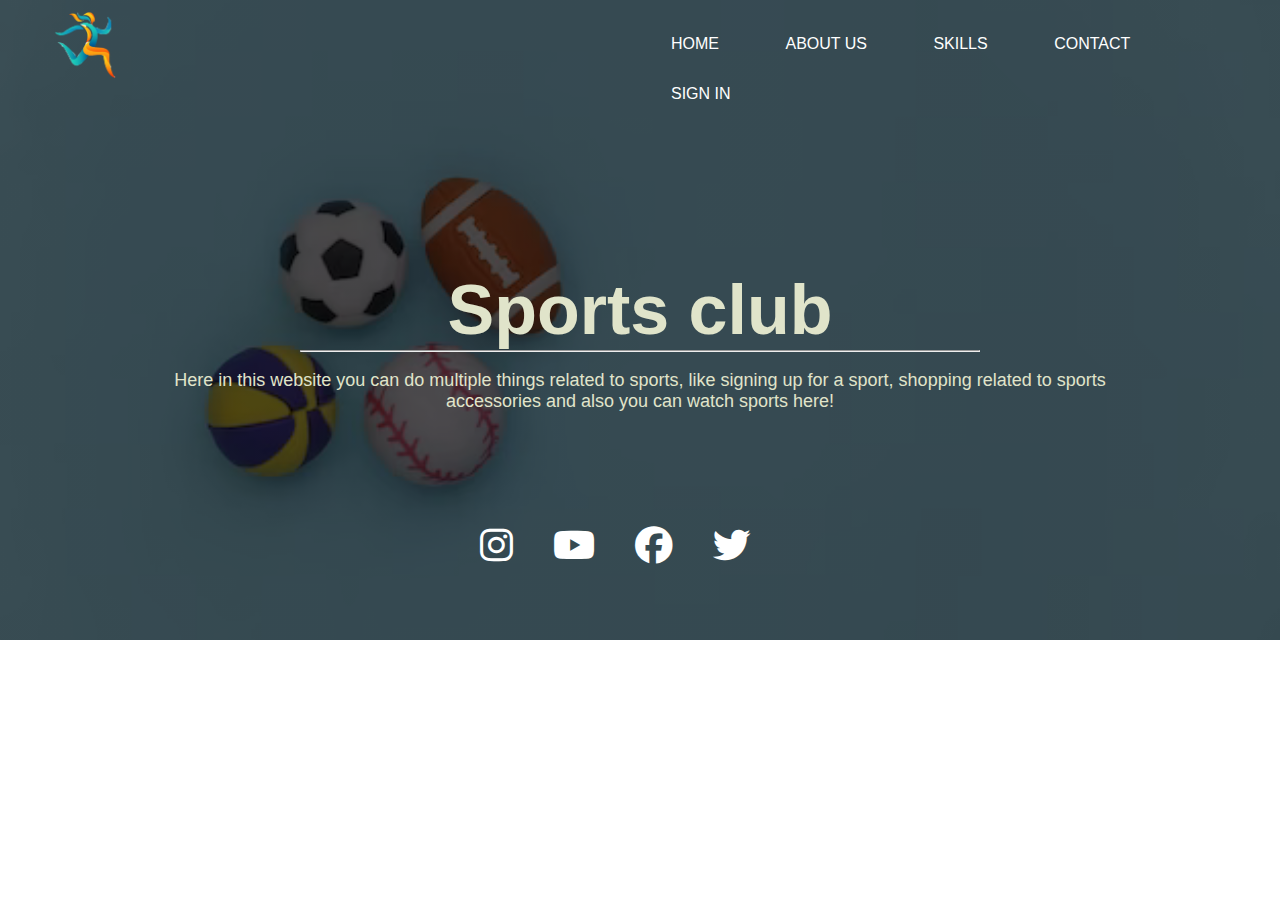
<file: index.html>
<!DOCTYPE html>
<html lang="en">
<head>
    <meta charset="UTF-8">
    <meta name="viewport" content="width=device-width, initial-scale=1.0">
    <title>Document</title>
    <link rel="stylesheet" href="style.css">
    <link rel="stylesheet" href="https://cdnjs.cloudflare.com/ajax/libs/font-awesome/6.4.2/css/all.min.css">
</head>
<body>
    
    <div class="banner">
        <div class="navbar">
            <img src="splogo.png" id="logo">
            <ul>
                <li><a href="">HOME</a></li>
                <li><a href="aboutus.html">ABOUT US</a></li>
                <li><a href="skills.html">SKILLS</a></li>
                <li><a href="contact.html">CONTACT</a></li>
                <li><a href="signin.html">Sign in</a></li>
            </ul>
        </div>
        <div class="content">
            <h2>Sports club</h2>
            <hr id="hr"><br>
            <p>Here in this website you can do multiple things related to sports, like signing up for a sport,
            shopping related to sports<br> accessories and also you can watch sports here!</p>
        </div>
        <div class="social">
            <a href="instagram.html"><i class="fa-brands fa-instagram fa-xl" id="instalogo"></i></a>
            <i class="fa-brands fa-youtube fa-xl" id="youtubelogo"></i>
            <i class="fa-brands fa-facebook fa-xl" id="facebooklogo"></i>
            <i class="fa-brands fa-twitter fa-xl" id="twitterlogo"></i>
        </div>
    </div>
    

</body>
</html>
</file>
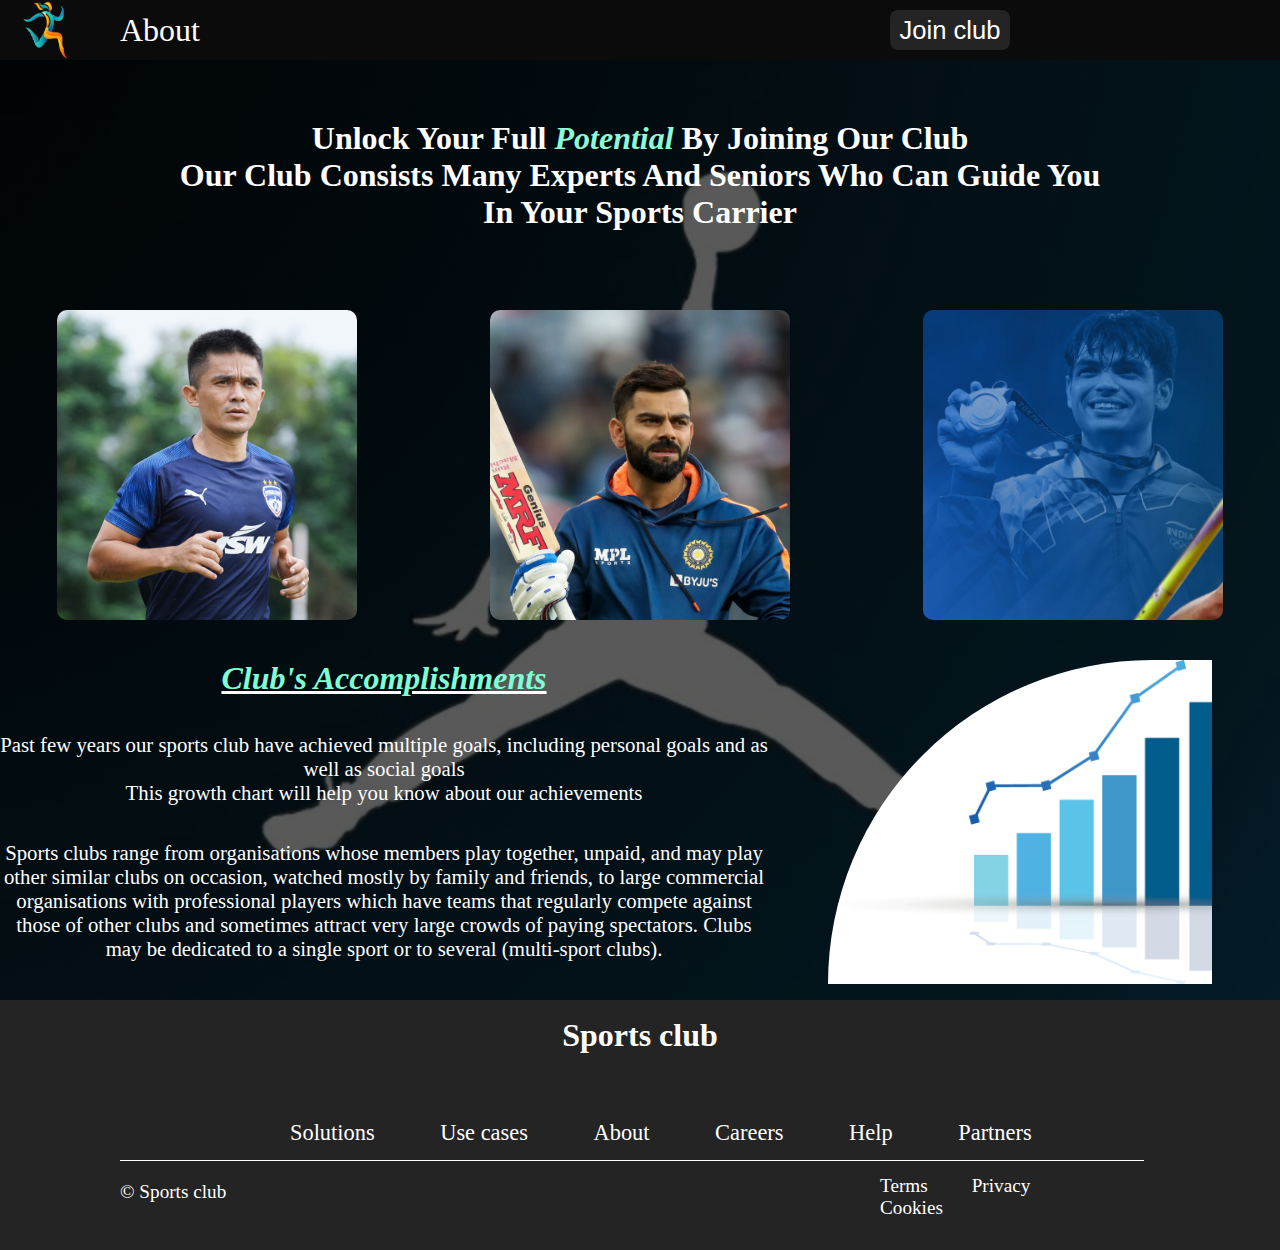
<file: aboutus.html>
<!DOCTYPE html>
<html lang="en">
<head>
    <meta charset="UTF-8">
    <meta name="viewport" content="width=device-width, initial-scale=1.0">
    <title>About us</title>
    <link rel="stylesheet" href="aboutus.css">
</head>
<body>
    <!-- main -->
    <div class="main">
        <!-- header -->
        <div class="header">
            <div class="logo">
                <img src="splogo.png" alt=""><p>About</p>
            </div>
            <div class="join">
                <a href="signin.html"> <button>Join club</button> </a>
            </div>
        </div>

        <!-- body -->
        <div class="body">
            <div class="body1">
                <h1>Unlock Your Full <i>Potential</i> By Joining Our Club<br>
                Our Club Consists Many Experts And Seniors Who Can Guide You <br> In Your Sports Carrier</h1>
            </div>
            <div class="body2">
                <div class="pic1"></div>
                <div class="pic2"></div>
                <div class="pic3"></div>
            </div>
            <div class="body3">
                <div class="info">
                    <u><h1><i>Club's Accomplishments</i></h1></u><br><br>
                    <p>Past few years our sports club have achieved multiple goals, including personal goals and as well as social goals
                    </p>
                    <p>This growth chart will help you know about our achievements </p><br><br>
                    <p>Sports clubs range from organisations whose members play together, unpaid, and may
                       play other similar clubs on occasion, watched mostly by family and friends, to large commercial
                       organisations with professional players which have teams that regularly compete against those
                       of other clubs and sometimes attract very large crowds of paying spectators. Clubs may be
                       dedicated to a single sport or to several (multi-sport clubs).</p>
                    </div>
                <div class="growth"></div>
            </div>
        </div>

        <!-- footer -->
        <div class="footer">
            <div class="brand">
                <h1>Sports club</h1>
            </div>
            <div class="list">
                <ul>
                    <li>Solutions</li>
                    <li>Use cases</li>
                    <li>About</li>
                    <li>Careers</li>
                    <li>Help</li>
                    <li>Partners</li>
                </ul>
            </div>
            <div class="copyright">
                <p>&copy; Sports club</p>
                <ul>
                    <li>Terms</li>
                    <li>Privacy</li>
                    <li>Cookies</li>
                </ul>
            </div>
        </div>
    </div>
    
</body>
</html>
</file>
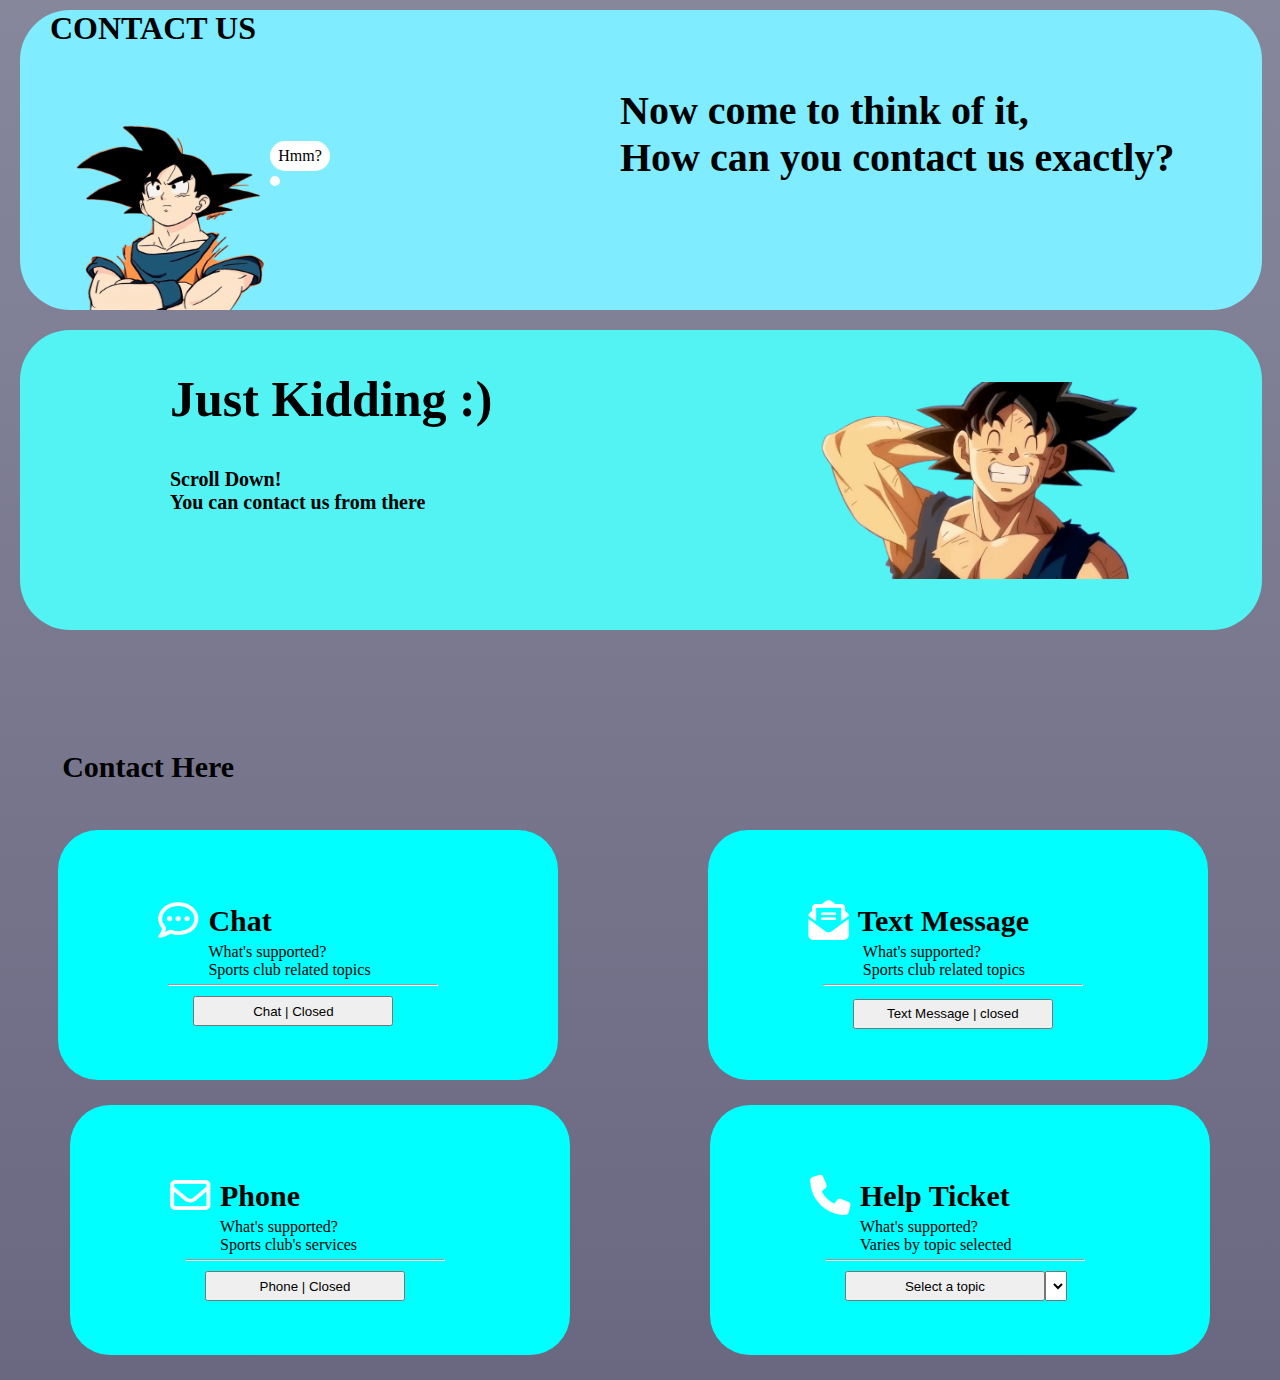
<file: contact.html>
<!DOCTYPE html>
<html lang="en">
  <head>
    <meta charset="UTF-8" />
    <meta name="viewport" content="width=device-width, initial-scale=1.0" />
    <title>Contact us</title>
    <link rel="stylesheet" href="contact.css" />
    <link
      rel="stylesheet"
      href="https://cdnjs.cloudflare.com/ajax/libs/font-awesome/6.4.2/css/all.min.css"
    />
  </head>
  <body>
    <div class="full">
      <div class="part1">
        <h1>CONTACT US</h1>
        <h2>Now come to think of it,<br />How can you contact us exactly?</h2>
        <div id="div1">Hmm?</div>
        <div id="div2"></div>
      </div>
      <div class="part2">
        <h1>Just Kidding :)</h1>
        <h2>Scroll Down!<br />You can contact us from there</h2>
      </div>
      <div class="part3">
        <h3>Contact Here</h3>
        <div class="box1">
          <i class="fa-regular fa-comment-dots fa-xl"></i>
          <h3>Chat</h3>
          <p>
            What's supported?<br />
            Sports club related topics
          </p>
          <hr />
          <button>Chat | Closed</button>
        </div>
        <div class="box2">
          <i class="fa-solid fa-envelope-open-text fa-xl"></i>
          <h3>Text Message</h3>
          <p>
            What's supported?<br />
            Sports club related topics
          </p>
          <hr />
          <br />
          <button>Text Message | closed</button>
        </div>
        <div class="box3">
          <i class="fa-regular fa-envelope fa-xl"></i>
          <h3>Phone</h3>
          <p>
            What's supported?<br />
            Sports club's services
          </p>
          <hr />
          <button>Phone | Closed</button>
        </div>
        <div class="box4">
          <i class="fa-solid fa-phone fa-xl"></i>
          <h3>Help Ticket</h3>
          <p>What's supported?<br />Varies by topic selected</p>
          <hr />
          <button>Select a topic</button
          ><select name="" id=""></select>
        </div>
      </div>
    </div>
  </body>
</html>
</file>
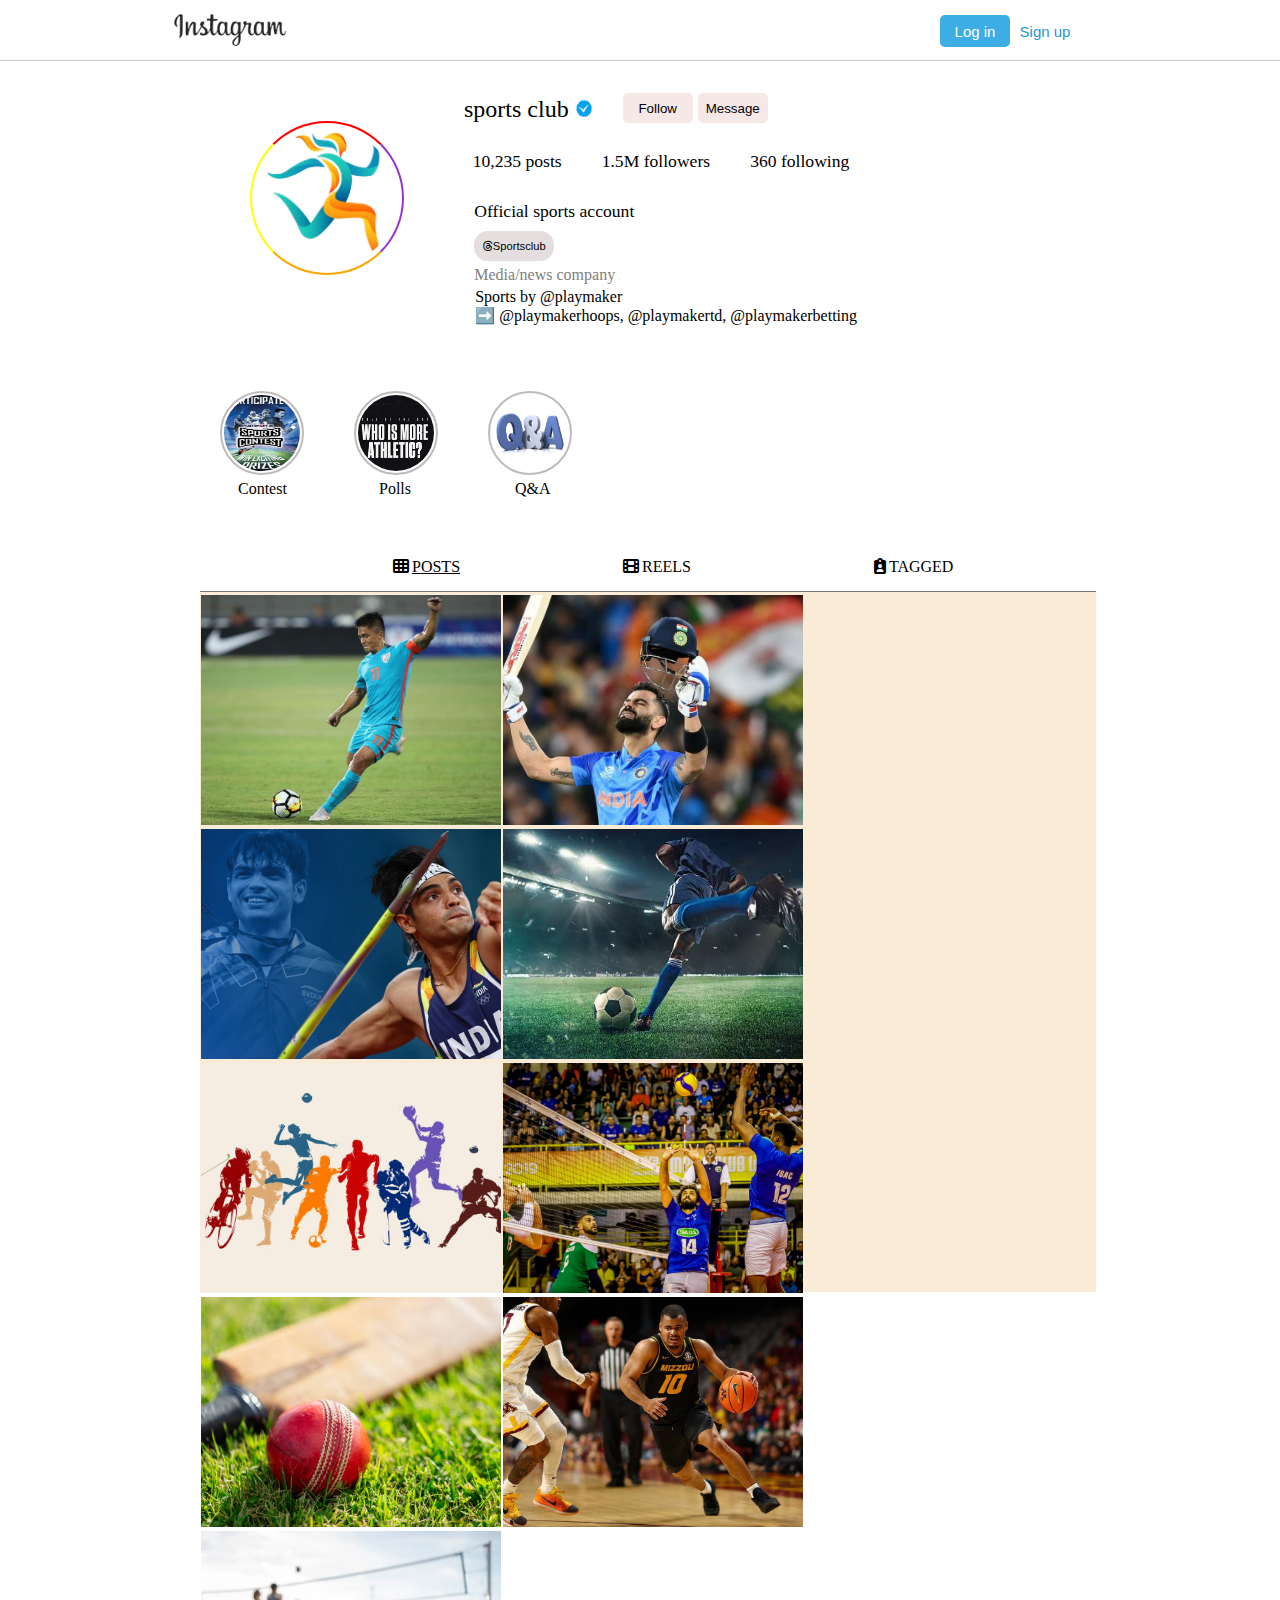
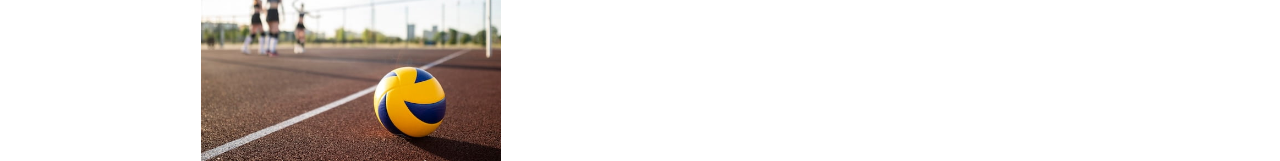
<file: instagram.html>
<!DOCTYPE html>
<html lang="en">
<head>
    <meta charset="UTF-8">
    <meta name="viewport" content="width=device-width, initial-scale=1.0">
    <title>Sportsclub(@sportsclub)</title>
    <link rel="stylesheet" href="instagram.css">
    <link rel="stylesheet" href="https://cdnjs.cloudflare.com/ajax/libs/font-awesome/6.4.2/css/all.min.css">
</head>
<body>
    <div class="main">
        <div class="header">
            <div class="logo">
                <img src="innsta.png" id="insta">
            </div>
            <div class="login">
                <button class="loginbutton">Log in</button>
                <button class="signupbutton">Sign up</button>
            </div>
        </div>
        <div class="profile">
            <img src="splogo.png" id="pfp">
            <p id="username">sports club <img src="bluetick.png" alt=""></p>
            <button id="follow">Follow</button>
            <button id="message">Message</button>
            <p id="posts">10,235 posts</p>
            <p id="followers">1.5M followers</p>
            <p id="following">360 following</p>
            <p id="bio">Official sports account</p>
            <button id="thread"><i class="fa-brands fa-threads"></i>Sportsclub</button>
            <p id="media">Media/news company</p>
            <p id="detail">Sports by @playmaker<br>
            ➡️ @playmakerhoops, @playmakertd, @playmakerbetting
            </p>
        </div>
        <div class="highlights">
            <div class="contest"><img src="contest.jpg" alt=""><p>Contest</p></div>
            <div class="polls"><img src="poll.jpg" alt=""><p>Polls</p></div>
            <div class="qna"><img src="q&a.jpg" alt=""><p>Q&A</p></div>
        </div>
        <div class="content">
            <div class="head">
                <u><p id="post"><i class="fa-solid fa-table-cells"></i>POSTS</p></u>
                <p id="reel"><i class="fa-solid fa-film"></i>REELS</p>
                <p id="tag"><i class="fa-solid fa-clipboard-user"></i>TAGGED</p>
            </div>
            <div class="posts">
                <div class="post1 box"></div>
                <div class="post2 box"></div>
                <div class="post3 box"></div>
                <div class="post4 box"></div>
                <div class="post5 box"></div>
                <div class="post6 box"></div>
                <div class="post7 box"></div>
                <div class="post8 box"></div>
                <div class="post9 box"></div>
            </div>
        </div>
        <!-- <div class="popup"><i class="fa-regular fa-circle-xmark"></i></div> -->
        <div class="loginpopup popup" >
            <i class="fa-regular fa-circle-xmark" id="shut"></i>
            <img src="innsta.png" alt="Instagram">
            <input type="username" class="username" placeholder="Phone number, username, or email">
            <input type="password" class="password" placeholder="password">
            <button class="loginbtn">Log in</button>
            <div class="hr">
                <div class="or"><p>OR</p></div>
            </div>
            <div class="other">
                <h3><i class="fa-brands fa-square-facebook"></i> Log in with Facebook</h3>
                <p>Forgot password?</p>
            </div>
        </div>
    </div>
    <script src="instagram.js"></script>
</body>
</html>
</file>
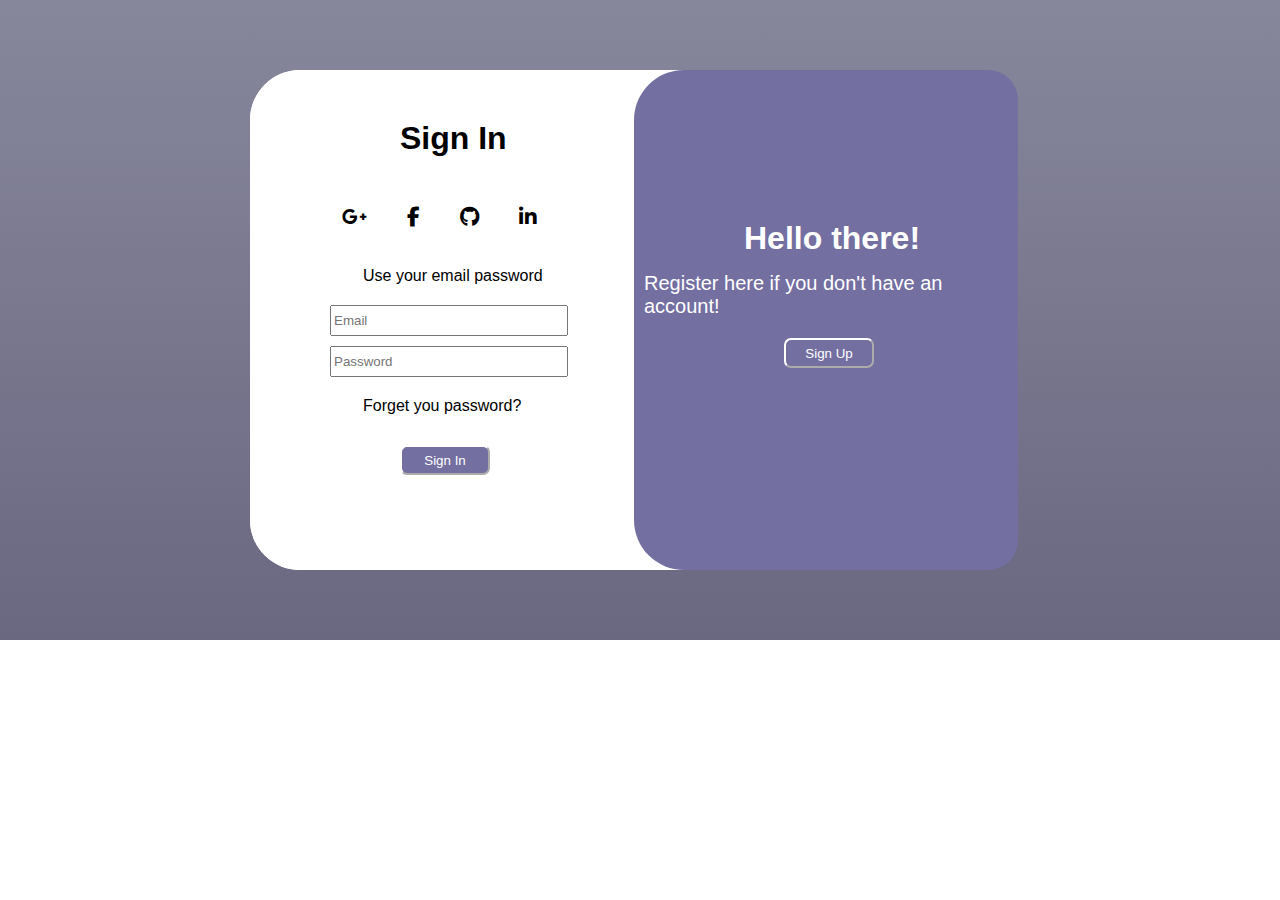
<file: signin.html>
<!DOCTYPE html>
<html lang="en">
<head>
    <meta charset="UTF-8">
    <meta name="viewport" content="width=device-width, initial-scale=1.0">
    <title>Login</title>
    <link rel="stylesheet" href="signin.css">
    <link rel="stylesheet" href="https://cdnjs.cloudflare.com/ajax/libs/font-awesome/6.4.2/css/all.min.css">
</head>
<body>
    
    <div class="banner">
        <div class="main">
            <div class="login">
                <h1>Sign In</h1>
                <div class="social">
                    <i class="fa-brands fa-google-plus-g"></i>
                    <i class="fa-brands fa-facebook-f"></i>
                    <i class="fa-brands fa-github"></i>
                    <i class="fa-brands fa-linkedin-in"></i>
                </div>
                <p>Use your email password</p>
                <input type="email" placeholder="Email" id="email"><br>
                <input type="password" placeholder="Password" id="password">
                <p id="p2">Forget you password?</p>
                <button>Sign In</button>
            </div>
            <div class="signup">
                <h1 class="signuptext1">Hello there!</h1>
                <p class="signuptext2">Register here if you don't have an account!</p>
                <button class="signupbtn">Sign Up</button>
            </div>
        </div>
    </div>

    <script src="signin.js"></script>

</body>
</html>
</file>
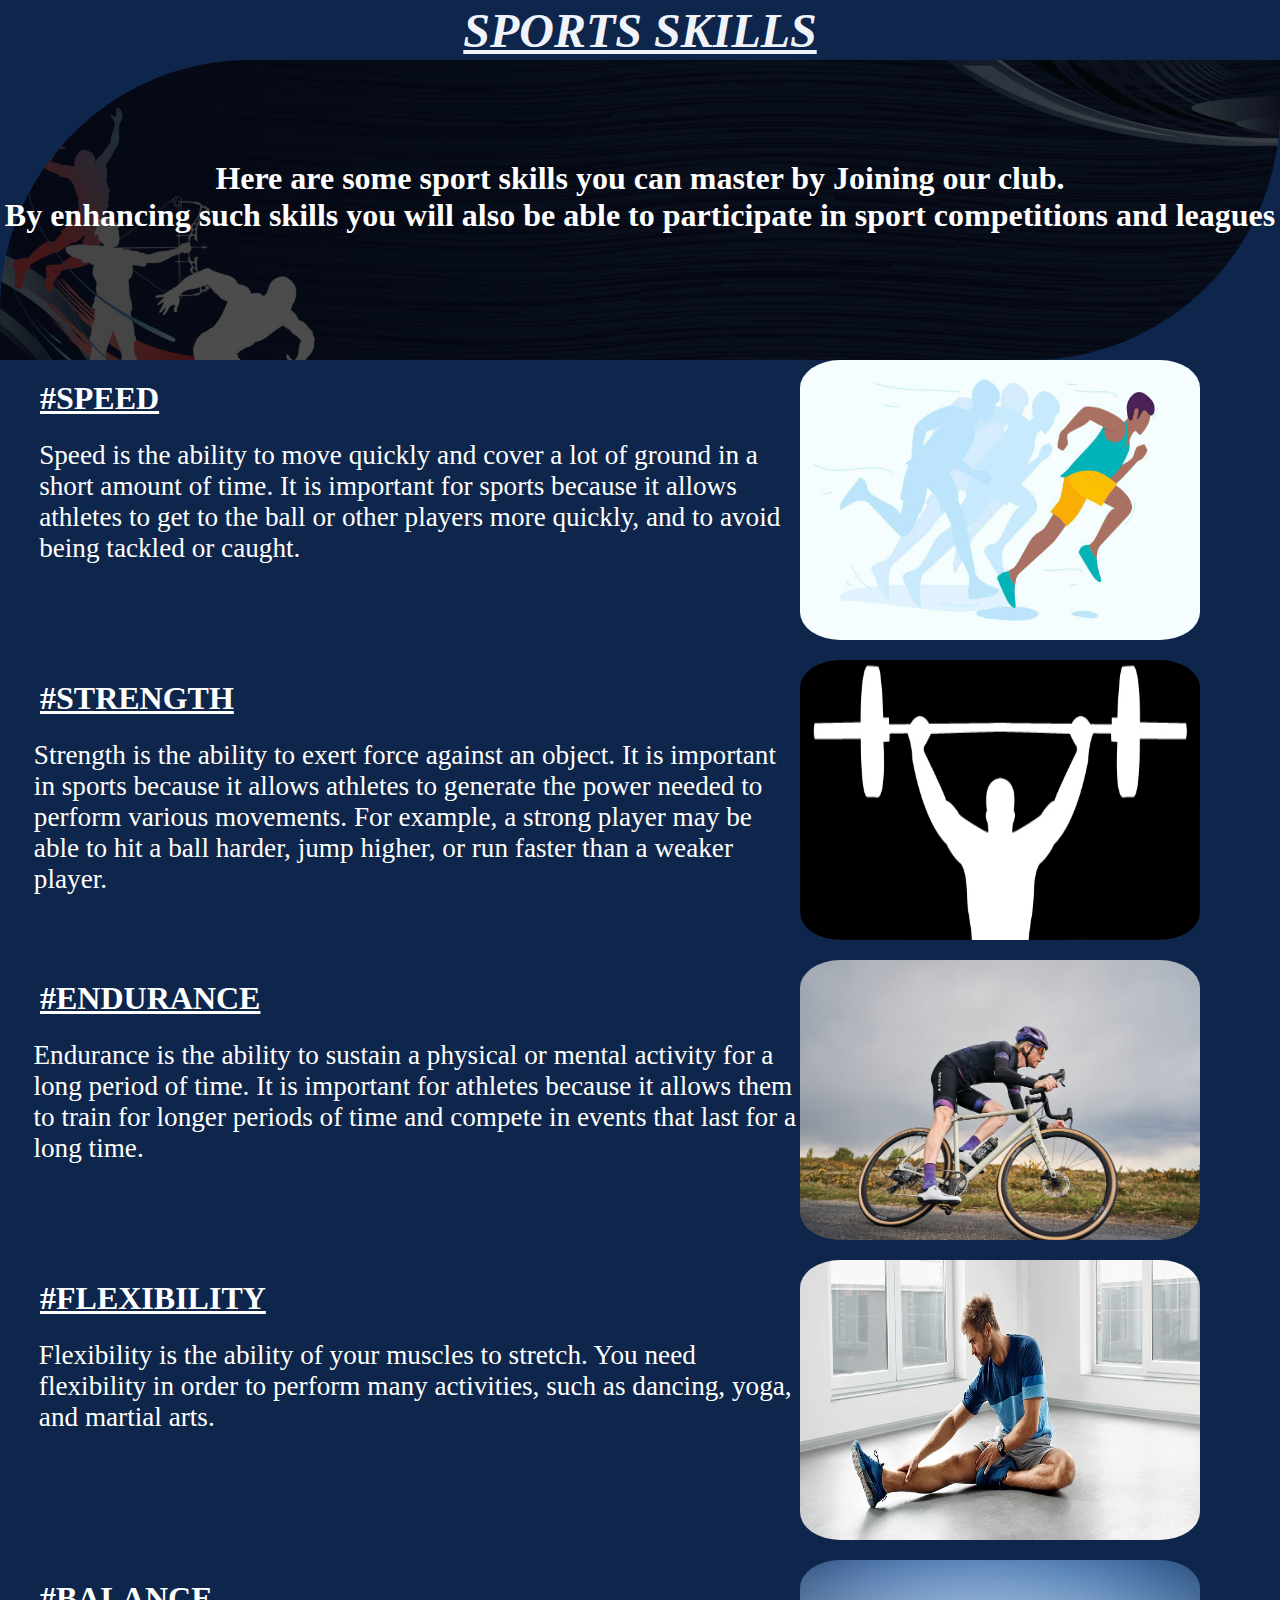
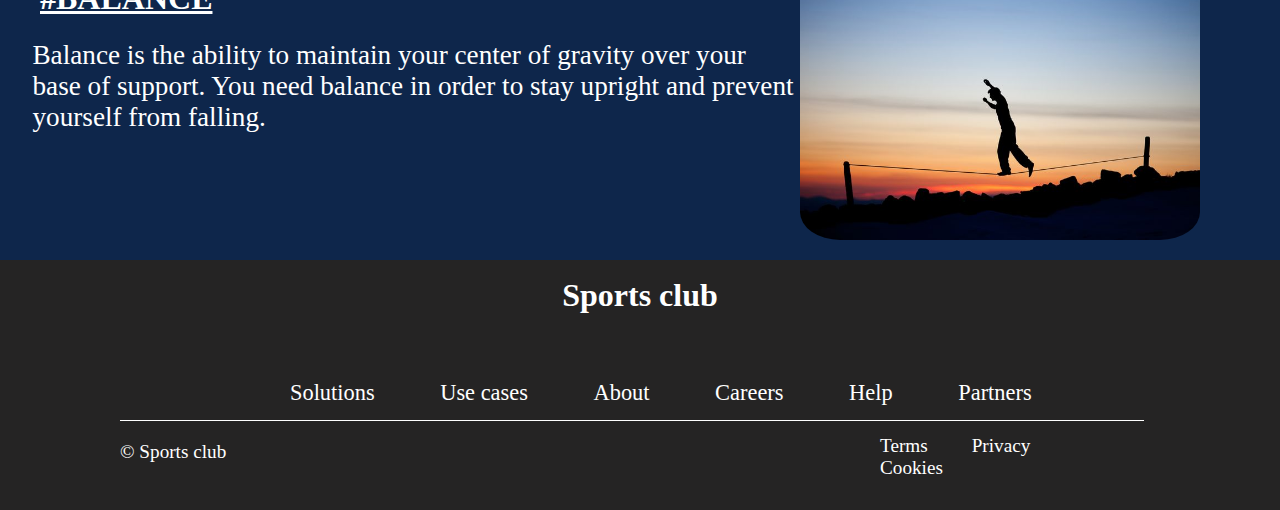
<file: skills.html>
<!DOCTYPE html>
<html lang="en">
<head>
    <meta charset="UTF-8">
    <meta name="viewport" content="width=device-width, initial-scale=1.0">
    <title>Skills</title>
    <link rel="stylesheet" href="skills.css">
</head>
<body>

    <div class="main">

        <div class="header">
            <h1><i><u>SPORTS SKILLS</u></i></h1>
        </div>

        <div class="body">
            <h1>Here are some sport skills you can master by Joining our club.<br>
             By enhancing such skills you will also be able to participate in sport competitions and leagues</h1>
        </div>

        <div class="skills">
            <div class="speed">
                <h1><u>#SPEED</u></h1><br>
                <p>Speed is the ability to move quickly and cover a lot of ground in a short amount of time. It is important for sports because
                 it allows athletes to get to the ball or other players more quickly, and to avoid being tackled or caught.</p>
                 <img src="speed.jpg" alt="">
            </div>
            <div class="strength">
                <h1><u>#STRENGTH</u></h1>
                <P>Strength is the ability to exert force against an object. It is important in sports because it allows athletes to generate the power needed to perform various movements.
                For example, a strong player may be able to hit a ball harder, jump higher, or run faster than a weaker player.</P>
                <img src="strength.jpg" alt="">
            </div>
            <div class="endurance">
                <h1><u>#ENDURANCE</u></h1>
                <p>Endurance is the ability to sustain a physical or mental activity for a long period of time. It is important for athletes 
                because it allows them to train for longer periods of time and compete in events that last for a long time.</p>
                <img src="endurance.jpg" alt="">
            </div>
            <div class="flexibility">
                <h1><u>#FLEXIBILITY</u></h1>
                <p>Flexibility is the ability of your muscles to stretch.
                You need flexibility in order to perform many activities, such as dancing, yoga, and martial arts.</p>
                <img src="flexibility.jpg" alt="">
            </div>
            <div class="balance">
                <h1><u>#BALANCE</u></h1>
                <p>Balance is the ability to maintain your center of gravity
                over your base of support. You need balance in order to stay upright and prevent yourself from falling.</p>
                <img src="balance.jpg" alt="">
            </div>
        </div>

        <div class="footer">
            <div class="brand">
                <h1>Sports club</h1>
            </div>
            <div class="list">
                <ul>
                    <li>Solutions</li>
                    <li>Use cases</li>
                    <li>About</li>
                    <li>Careers</li>
                    <li>Help</li>
                    <li>Partners</li>
                </ul>
            </div>
            <div class="copyright">
                <p>&copy; Sports club</p>
                <ul>
                    <li>Terms</li>
                    <li>Privacy</li>
                    <li>Cookies</li>
                </ul>
            </div>
        </div>
    </div>
    
</body>
</html>
</file>
<file: style.css>
*{
    margin: 0;
    font-family: sans-serif;
}
.banner{
    width:100%;
    height:640px;
    background-image: linear-gradient(rgba(0,0,0,0.65), rgba(0,0,0,0.65)),url(sport.png); 
    background-size: cover;
    background-position: center;
}
.navbar{
    width: 100%;
    margin: auto;
    padding: 10px 0 ;
    align-items: center;
    justify-content: space-between;
}
#logo{
    width: 70px;
    height: 70px;
    margin-left: 50px;
    animation-name: glow;
    animation-duration: 5s;
}
@keyframes glow{
    50%{box-shadow: 0px 0px 50px rgb(247, 247, 19)}
}
.navbar ul{
    margin-left: 600px;
    margin-top: -70px;
}
.navbar ul li{
    list-style: none;
    display: inline-block;
    margin: 0  20px;
    position: relative;
    margin-top: 10px;
    padding: 10px;
    border: 1px solid transparent;
}
.navbar ul li:hover{
    border: 1px solid white;
}
.navbar ul li a{
    text-decoration: none;
    color: white;
    text-transform: uppercase;
    cursor: pointer;
}
.content{
    width: 100%;
    position: absolute;
    top: 30%;
    text-align: center;
    color: rgb(224, 228, 202);
}
.content h2{
    font-size: 70px;
}
hr{
    margin-left: 300px;
    margin-right: 300px;
    background-color: black;
}
p{
    font-size: 18px;
}
.social{
    width: 100%;
    display: flex;
    align-items: center;
    justify-content: center;
    font-size: 25px;
    color: white;
    margin-top: 400px;
    margin-left: -25px;
}
.social i{
    margin: 20px;
    cursor: pointer;
}
#instalogo{
    color: white;
}
#instalogo:hover{
    color: rgb(231, 39, 238);
}
#youtubelogo:hover{
    color: red;
}
#facebooklogo:hover{
    color: rgb(40, 84, 228);
}
#twitterlogo:hover{
    color: rgb(25, 231, 231);
}
@media only screen and (max-width: 600px) {
    section {
        padding: 10px;
    }
}
</file>
<file: aboutus.css>
*{
    margin: 0;
}
.main{
    height: 1000px;
    width: 100%;
    background-color: aquamarine;
    background-image: linear-gradient(rgba(0,0,0,0.65), rgba(0,0,0,0.65)),url(sportwallpaper.jpg);
    background-size: cover;
    background-position: center;
}
.header{
    height: 60px;
    width: 100%;
    background-color: rgb(12, 11, 11);
    display: flex;
    flex-direction: row;
}
.logo{
    height: 100%;
    width:50%;
    color: white;
    display: flex;
    text-align: center;
    align-items: center;
}
.logo img{
    width: 50px;
    height: 60px;
    margin-left: 20px;
}
.logo p{
    margin-left: 50px;
    font-size: 2em;
}
.join{
    display: flex;
    align-items: center;
    text-align: center;
    margin-left: 250px;
}
.join button{
    width: 120px;
    height: 40px;
    font-size: 1.6em;
    color: white;
    background-color: rgb(37, 36, 36);
    border: 0;
    cursor: pointer;
    border-radius: 8px;
}
.join button:hover{
    background-color:  rgb(73, 70, 70);
    width: 125px;
    height: 45px;
}
.body1{
    width: 100%;
    height: 250px;
    color: white;
    text-align: center;
    display: grid;
    justify-content: center;
}
.body1 h1{
    margin-top: 60px;
}
.body1 i{
    color: rgb(141, 250, 214);
}
.body2{
    height: 330px;
    width: 100%;
    display: flex;
    flex-direction: row;
    gap: 20px;
    justify-content: space-around;
}
.pic1{
    width: 300px;
    height: 310px;
    border-radius: 10px;
    background-image: url(sunilchhetri.jpg);
    background-size: cover;
}
.pic2{
    width: 300px;
    height: 310px;
    border-radius: 10px;
    background-image: url(virat2.jpg);
    background-size: cover;
}
.pic3{
    width: 300px;
    height: 310px;
    border-radius: 10px;
    background-image: url(javelinthrow.jpg);
    background-size: cover;
}
.body3{
    width: 100%;
    height: 360px;
    text-align: center;
    display: flex;
}
.info{
    height: 100%;
    width: 60%;
    color: white;
}
.info h1{
    margin-top: 20px;
    color: aquamarine;
}
.info p{
    font-size: 1.3em;
}
.growth{
    width: 30%;
    height: 90%;
    margin-top: 20px;
    margin-left: 60px;
    background-image: url(growth.jpeg);
    background-size: cover;
    cursor: pointer;
    border-top-left-radius: 400px;
}
.footer{
    width: 100%;
    height: 250px;
    background-color: rgb(37, 36, 36);
    color: white;
}
.brand{
    width: 100%;
    height: 70px;
    display: flex;
    justify-content: center;
    align-items: center;
}
.list{
    width: 100%;
    height: 70px;
    margin: auto;
    padding: 10px 0;
    align-items: center;
    justify-content: space-between;
}
.list ul{
    margin-left: 220px;
    margin-top: 20px;
    font-size: 1.4em;
}
.list ul li{
    list-style: none;
    display: inline-block;
    margin: 0  20px;
    position: relative;
    margin-top: 10px;
    padding: 10px;
}
.copyright{
    width: 80%;
    height:70px;
    display: grid;
    border-top: 1px solid white;
    margin-left: 120px;
}
.copyright p{
    font-size: 1.2em;
    margin-top: 20px;
}
.copyright ul{
    margin-left: 700px;
    margin-top: -40px;
    font-size: 1em;
}
.copyright ul li{
    list-style: none;
    display: inline-block;
    position: relative;
    margin: 0 20px;
    font-size: 1.2em;
}
</file>
<file: contact.css>
* {
  margin: 0;
}
.full {
  display: flex;
  flex-direction: column;
  background-image: linear-gradient(#87879c, rgb(106, 104, 129)), url(sport.png);
  background-size: cover;
  background-position: center;
}
.part1 {
  width: 97%;
  height: 300px;
  background-color: rgb(127, 236, 255);
  border-radius: 50px;
  margin-top: 10px;
  margin-left: 20px;
  margin-right: 20px;
  background-image: url(gokuthink.png);
  background-position: 50px;
  background-size: 200px 300px;
  background-repeat: no-repeat;
}
.part1 h2 {
  margin-top: 40px;
  margin-left: 600px;
  font-size: 40px;
}
#div1 {
  width: 60px;
  height: 30px;
  background-color: white;
  border-radius: 20px;
  text-align: center;
  display: flex;
  justify-content: center;
  align-items: center;
  margin-top: -40px;
  margin-left: 250px;
}
#div2 {
  width: 10px;
  height: 10px;
  background-color: white;
  border-radius: 20px;
  margin-top: 5px;
  margin-left: 250px;
}
.part2 {
  width: 97%;
  height: 300px;
  background-color: rgb(84, 243, 243);
  border-radius: 50px;
  margin-top: 20px;
  margin-left: 20px;
  margin-right: 20px;
  background-image: url(gokusmile.png);
  background-position: 800px;
  background-size: 350px;
  background-repeat: no-repeat;
  /* filter: drop-shadow(10px 10px 80px black); */
}
.part2 h1 {
  margin-left: 150px;
  margin-top: 40px;
  font-size: 50px;
}
.part2 h2 {
  margin-left: 150px;
  margin-top: 40px;
  font-size: 20px;
}
.part1 h1 {
  margin-left: 30px;
}
.part3 {
  width: 100%;
  height: 750px;
  display: flex;
  flex-wrap: wrap;
  justify-content: space-around;
}
.part3 h3 {
  font-size: 30px;
  margin-top: 120px;
}
.box1 {
  width: 500px;
  height: 250px;
  background-color: aqua;
  margin-top: 200px;
  margin-right: 25px;
  margin-left: -300px;
  border-radius: 40px;
}
.box1 i {
  font-size: 40px;
  color: white;
  margin-top: 90px;
  margin-left: 100px;
}
.box1 h3 {
  margin-left: 150px;
  margin-top: -30px;
}
.box1 p {
  margin-left: 150px;
  margin-top: 5px;
}
.box1 hr {
  margin-left: 110px;
  margin-right: 120px;
  margin-top: 5px;
}
.box1 button {
  width: 200px;
  height: 30px;
  margin-left: 135px;
  margin-top: 10px;
}
.box2 {
  width: 500px;
  height: 250px;
  background-color: cyan;
  margin-top: 200px;
  margin-right: 10px;
  position: relative;
  border-radius: 40px;
}
.box2 i {
  font-size: 40px;
  color: white;
  margin-top: 90px;
  margin-left: 100px;
}
.box2 h3 {
  margin-left: 150px;
  margin-top: -30px;
}
.box2 p {
  margin-left: 155px;
  margin-top: 5px;
  margin-bottom: 180px;
}
.box2 hr {
  margin-top: -175px;
  margin-left: 115px;
  margin-right: 125px;
}
.box2 button {
  width: 200px;
  height: 30px;
  margin-top: -150px;
  margin-left: 145px;
}
.box3 {
  width: 500px;
  height: 250px;
  background-color: cyan;
  position: relative;
  border-radius: 40px;
}
.box3 i {
  font-size: 40px;
  color: white;
  margin-top: 90px;
  margin-left: 100px;
}
.box3 h3 {
  margin-left: 150px;
  margin-top: -30px;
}
.box3 p {
  margin-left: 150px;
  margin-top: 5px;
  margin-bottom: 180px;
}
.box3 hr {
  margin-top: -175px;
  margin-left: 115px;
  margin-right: 125px;
}
.box3 button {
  width: 200px;
  height: 30px;
  margin-top: -150px;
  margin-top: 10px;
  margin-left: 135px;
}
.box4 {
  width: 500px;
  height: 250px;
  background-color: cyan;
  position: relative;
  border-radius: 40px;
}
.box4 i {
  font-size: 40px;
  color: white;
  margin-top: 90px;
  margin-left: 100px;
}
.box4 h3 {
  margin-left: 150px;
  margin-top: -30px;
}
.box4 p {
  margin-left: 150px;
  margin-top: 5px;
  margin-bottom: 180px;
}
.box4 hr {
  margin-top: -175px;
  margin-left: 115px;
  margin-right: 125px;
}
.box4 button {
  width: 200px;
  height: 30px;
  margin-top: -150px;
  margin-top: 10px;
  margin-left: 135px;
}
.box4 select {
  height: 30px;
}
</file>
<file: instagram.css>
/* @font-face{
    src: url(fonts/DancingScript-VariableFont_wght.ttf);
    font-family: DancingScript-VariableFont_wght;
} */
*{
    margin: 0;
}
.main{
    width: 100%;
    height: 1241px;
    /* background-color: aquamarine; */
}
.header{
    width: 100%;
    height:60px;
    background-color: white;
    display: flex;
    border-bottom: 0.5px solid rgb(202, 200, 200);
}
.logo{
    width: 50%;
    height: 60px;
    display: flex;
    justify-content: center;
    position: sticky;
}
#insta{
    height: 100px;
    margin-top: -20px;
    font-weight:bolder;
    margin-left: -180px;
    position: sticky;
}
.login{
    display: flex;
    justify-content: right;
    margin-left: 300px;
    position: sticky;

}
.login button{
    height: 32px;
    width: 70px;
    border-radius: 5px;
    margin-top: 15px;
    cursor: pointer;
    position: sticky;
}
.loginbutton{
    background-color: #3dade6;
    color: white;
    font-size: 15px;
    border: 0;
}
.signupbutton{
    color: #2797cf;
    font-size: 15px;
    border: 0;
    background-color: white;
}
.loginbutton:hover{
    background-color: #1782b8;
}
.signupbutton:hover{
    color: black;
}
.profile{
    width: 100%;
    height: 300px;
    background-color: white;
    display: flex;
}
#pfp{
    width: 140px;
    height: 140px;
    border-radius: 50%;
    background-color: white;
    padding: 5px;
    border: 2px solid;
    border-color: red darkorchid orange yellow;
    margin-top: 60px;
    margin-left: 250px;
}
#username{
    font-size: 1.5em;
    margin-left: 60px;
    margin-top: 35px;
}
#username img{
    width: 18px;
    height: 17px;
}
#follow{
    margin-left: 30px;
    margin-bottom: 90px;
    margin-top: 32px;
    height: 30px;
    width: 70px;
    color: black;
    background-color: rgb(247, 232, 232);
    border: 0;
    border-radius: 5px;
    cursor: pointer;
}
#follow:hover{
    background-color: rgb(223, 210, 210);
}
#message{
    margin-left: 5px;
    margin-bottom: 90px;
    margin-top: 32px;
    height: 30px;
    width: 70px;
    color: black;
    background-color: rgb(247, 232, 232);
    border: 0;
    border-radius: 5px;
    cursor: pointer;
}
#message:hover{
    background-color: rgb(223, 210, 210);
}
#posts{
    margin-left: -295px;
    margin-top: 90px;
    font-size: 1.1em;
    font-weight:535;
}
#followers{
    margin-left: 40px;
    margin-top: 90px;
    font-size: 1.1em;
    font-weight:535;
}
#following{
    margin-left: 40px;
    margin-top: 90px;
    font-size: 1.1em;
    font-weight:535;
}
#bio{
    margin-left: -375px;
    margin-top: 140px;
    font-size: 1.1em;
    font-weight:535;
}
#thread{
    width: 80px;
    height: 30px;
    border: 0;
    border-radius: 14px;
    margin-left: -160px;
    margin-top: 170px;
    font-size: 0.7em;
    background-color: rgb(228, 222, 222);
}
#media{
    margin-left: -80px;
    margin-top: 205px;
    color: rgb(128, 125, 125);
}
#detail{
    margin-left: -140px;
    margin-top: 227px;
}
/* .popup{
    width: 80vw;
    height: 90vh;
    background-color: antiquewhite;
    float: left;
    display: flex;
    position: absolute;
    bottom: 5%;
    left: 10%;
    /* backdrop-filter: blur;
    background-image: url(background\ login.jpg);
    /* filter: blur(1px);
    filter: drop-shadow(0 1rem 2rem black);
    display: none;
}
.popup i{
    position: absolute;
    left: 98.5%;
    cursor: pointer;
} */
.loginpopup{
    width: 28vw;
    height: 70vh;
    background-color: white;
    position: absolute;
    display: flex;
    flex-direction: column;
    align-items: center;
    left: 40%;
    bottom: 10%;
    border: 1px solid rgb(117, 115, 115);
    filter: drop-shadow(0 3rem 20rem rgb(0, 0, 0));
    /* box-shadow: 0 3rem 5rem black; */
    /* z-index: 100; */
}
.popup{
    display: none;
}
#shut{
    position: absolute;
    left: 95.5%;
    cursor: pointer;
}
.loginpopup img{
    width: 25vw;
    height: 25vh;
}
.username{
    width: 20vw;
    height: 4vh;
    position: absolute;
    top: 35%;
}
.password{
    width: 20vw;
    height: 4vh;
    position: absolute;
    top: 43%;
}
.loginpopup button{
    border: none;
    width: 20.5vw;
    height: 4vh;
    position: absolute;
    top: 53%;
    background-color: #3dade6;
    color: white;
    border-radius: 5px;
    cursor: pointer;
}
.hr{
    width: 25vw;
    height: 0.1vh;
    background-color: grey;
    position: absolute;
    top: 65%;
    display: flex;
}
.or{
    width: 4vw;
    height: 5vh;
    background-color: white;
    display: flex;
    align-items: center;
    justify-content: center;
    font-size: small;
    color: rgb(110, 109, 109);
    position: absolute;
    left: 41%;
    margin-top: -15px;
}
.other{
    width: 20vw;
    height: 20vh;
    /* background-color: #3dade6; */
    position: absolute;
    top: 65%;
    display: flex;
    flex-direction: column;
    text-align: center;
    justify-content: center;
}
.other h3{
    color: rgba(40, 40, 167, 0.849);
    font-size: 15px;
    cursor: pointer;
}
.other p{
    font-size: 13px;
    margin-top: 25px;
    cursor: pointer;
}
.other i{
    color: rgba(40, 40, 167, 0.849);
}
.highlights{
    width: 100%;
    height: 180px;
    background-color: white;
    display: flex;
    flex-direction: row;
    gap: 50px;
}
.contest{
    width: 80px;
    height: 80px;
    background-color: white;
    border-radius: 50%;
    margin-left: 220px;
    margin-top: 30px;
    border: 2px solid rgb(192, 187, 187);
    cursor: pointer;
}
.contest p{
    margin-left: 16px;
    margin-top: 5px;
}
.contest img{
    width: 76px;
    height: 76px;
    border-radius: 50%;
    margin-top: 2.4px;
    margin-left: 2.4px;
}
.polls{
    width: 80px;
    height: 80px;
    background-color: white;
    border-radius: 50%;
    margin-top: 30px;
    border: 2px solid rgb(192, 187, 187);
    cursor: pointer;
}
.polls p{
    margin-left: 23px;
    margin-top: 5px;
}
.polls img{
    width: 76px;
    height: 76px;
    border-radius: 50%;
    margin-top: 2.4px;
    margin-left: 2.4px;
}
.qna{
    width: 80px;
    height: 80px;
    background-color: white;
    border-radius: 50%;
    margin-top: 30px;
    border: 2px solid rgb(192, 187, 187);
    cursor: pointer;
}
.qna p{
    margin-left: 25px;
    margin-top: 5px;
}
.qna img{
    width: 76px;
    height: 76px;
    border-radius: 50%;
    margin-top: 2.4px;
    margin-left: 2.4px;
}
.content{
    width: 100%;
    height:700px;
}
.head{
    width: 100%;
    height: 50px;
    background-color: white;
    display: flex;
    align-items: center;
}
.head i{
    margin: 3px;
}
#post{
    margin-left: 390px;
}
#reel{
    margin-left: 160px;
}
#tag{
    margin-left: 180px;
}
.posts{
    width:70%;
    height:700px;
    background-color: antiquewhite;
    border: 1px solid black;
    margin-left: 200px;
    border-top: 1px solid rgb(119, 116, 116);
    border-left: none;
    border-right: none;
    border-bottom: none;
    display: flex;
    flex-wrap: wrap;
    flex-direction: row;
}
.box{
    width: 300px;
    height: 230px;
    margin: 1px;
}
.post1{
    margin-top: 3px;
    background-color: #3dade6;
    background-image: url(football.jpg);
    background-position: center;
    background-size: cover;
    
}
.post2{
    margin-top: 3px;
    background-color: rgb(134, 55, 212);
    background-image: url(cricket.jpg);
    background-position: center;
    background-size: cover;
}
.post3{
    margin-top: 3px;
    background-color: #3de683;
    background-image: url(javelinthrow.jpg);
    background-position: center;
    background-size: cover;
}
.post4{
    margin-top: 3px;
    background-color: #5fe63d;
    background-image: url(footbalpic.jpg);
    background-position: center;
    background-size: cover;
}
.post5{
    margin-top: 3px;
    background-color: rgb(112, 223, 139);
    background-image: url(sportpic.jpg);
    background-position: center;
    background-size: cover;
}
.post6{
    margin-top: 3px;
    background-color: #e6b03d;
    background-image: url(volleyteam.jpeg);
    background-position: center;
    background-size: cover;
}
.post7{
    margin-top: 3px;
    background-color: #e63dae;
    background-image: url(cricketpic.jpg);
    background-position: center;
    background-size: cover;
}
.post8{
    margin-top: 3px;
    background-color: #e63d4b;
    background-image: url(basketball.jpg);
    background-position: center;
    background-size: cover;
}
.post9{
    margin-top: 3px;
    background-color: rgb(13, 23, 27);
    background-image: url(volleyball.jpeg);
    background-position: center;
    background-size: cover;
}
</file>
<file: signin.css>
*{
    margin: 0;
    font-family: sans-serif;
}
.banner{
    width: 100%;
    height: 640px;
    background-image: linear-gradient(#87879c,rgb(106, 104, 129)),url(sport.png);
    background-size: cover;
    background-position: center;
    display: flex;
}
.main{
    width: 60%;
    height: 500px;
    background-color: white;
    border-radius: 10px;
    margin-left: 250px;
    margin-top: 70px;
    display: flex;
    flex-direction: row;
    border-top-right-radius: 40px;
    border-bottom-right-radius: 40px;
    border-top-left-radius: 50px;
    border-bottom-left-radius: 50px;
}
.login{
    width: 50%;
    height: 100%;
    background-color: white;
    border-top-left-radius: 50px;
    border-bottom-left-radius: 50px;
}
.signup{
    width: 50%;
    height: 100%;
    background-color: #736FA1;
    border-bottom-left-radius: 50px;
    border-top-left-radius: 50px;
    border-top-right-radius: 30px;
    border-bottom-right-radius: 30px;
}
.login h1{
    margin-top: 50px;
    margin-left: 150px;
}
.social{
    width:100%;
    display: flex;
    align-items: center;
    justify-content: center;
    margin: 20px;
    font-size: 20px;
    margin-top: 30px;
    margin-left: -3px;
}
.social i{
    margin: 20px;
    cursor: pointer;
}
p{
    margin-left: 113px;
}
#email{
    margin-top: 20px;
    margin-left: 80px;
    width: 60%;
    height: 25px;
}
#password{
    margin-top: 10px;
    margin-left: 80px;
    width: 60%;
    height: 25px;
}
#p2{
    margin-top: 20px;
    cursor: pointer;
}
button{
    margin-top: 30px;
    margin-left: 150px;
    height: 30px;
    width: 90px;
    background-color: #736FA1;
    color: white;
    border-radius: 7px;
    border-color: white;
    cursor: pointer;
}
.signup h1{
    margin-top: 150px;
    margin-left: 110px;
    color: white;
}
.signup p{
    color: white;
    margin-top: 15px;
    margin-left: 10px;
    font-size: 20px;
}
.signup button{
    margin-top: 20px;
}
</file>
<file: skills.css>
*{
    margin: 0;
}
.main{
    width: 100%;
    height: 1000px;
    background-color: #0e264b;
}
.header{
    width: 100%;
    height: 60px;
    background-color: #0e264b;
    display: flex;
    justify-content: center;
    align-items: center;
    font-size: 1.5em;
    color: #F0F3FA;
}
.body{
    width: 100%;
    height: 300px;
    background-color: aliceblue;
    background-image: linear-gradient(rgba(0,0,0,0.70),rgba(0,0,0,0.70)),url(sportbackground.jpg);
    background-size: cover;
    border-top-left-radius: 250px;
    border-bottom-right-radius: 250px;
    text-align: center;
    display: flex;
    justify-content: center;
}
.body h1{
    color: white;
    margin-top: 100px;
}
.skills{
    width: 100%;
    height: 1500px;
    background-color: #0e264b;
}
.speed{
    width: 100%;
    height: 300px;
    display: flex;
    color: white;
}
.speed h1{
    margin-left: 40px;
    margin-top: 20px;
}
.speed p{
    font-size: 1.7em;
    margin-top: 80px;
    margin-left: -120px;
}
.speed img{
    width: 400px;
    height: 280px;
    float: right;
    margin-right: 80px;
    border-radius: 10%;
}
.strength{
    width: 100%;
    height: 300px;
    display: flex;
    color: white;
}
.strength h1{
    margin-left: 40px;
    margin-top: 20px;
}
.strength p{
    font-size: 1.7em;
    margin-top: 80px;
    margin-left: -200px;
}
.strength img{
    width: 400px;
    height: 280px;
    float: right;
    margin-right: 80px;
    border-radius: 10%;
}

.endurance{
    width: 100%;
    height: 300px;
    display: flex;
    color: white;
}
.endurance h1{
    margin-left: 40px;
    margin-top: 20px;
}
.endurance p{
    font-size: 1.7em;
    margin-top: 80px;
    margin-left: -227px;
}
.endurance img{
    width: 400px;
    height: 280px;
    float: right;
    margin-right: 80px;
    border-radius: 10%;
}

.flexibility{
    width: 100%;
    height: 300px;
    display: flex;
    color: white;
}
.flexibility h1{
    margin-left: 40px;
    margin-top: 20px;
}
.flexibility p{
    font-size: 1.7em;
    margin-top: 80px;
    margin-left: -227px;
}
.flexibility img{
    width: 400px;
    height: 280px;
    float: right;
    margin-right: 80px;
    border-radius: 10%;
}

.balance{
    width: 100%;
    height: 300px;
    display: flex;
    color: white;
}
.balance h1{
    margin-left: 40px;
    margin-top: 20px;
}
.balance p{
    font-size: 1.7em;
    margin-top: 80px;
    margin-left: -180px;
}
.balance img{
    width: 400px;
    height: 280px;
    float: right;
    margin-right: 80px;
    border-radius: 10%;
}

.footer{
    width: 100%;
    height: 250px;
    background-color: rgb(37, 36, 36);
    color: white;
}
.brand{
    width: 100%;
    height: 70px;
    display: flex;
    justify-content: center;
    align-items: center;
}
.list{
    width: 100%;
    height: 70px;
    margin: auto;
    padding: 10px 0;
    align-items: center;
    justify-content: space-between;
}
.list ul{
    margin-left: 220px;
    margin-top: 20px;
    font-size: 1.4em;
}
.list ul li{
    list-style: none;
    display: inline-block;
    margin: 0  20px;
    position: relative;
    margin-top: 10px;
    padding: 10px;
}
.copyright{
    width: 80%;
    height:70px;
    display: grid;
    border-top: 1px solid white;
    margin-left: 120px;
}
.copyright p{
    font-size: 1.2em;
    margin-top: 20px;
}
.copyright ul{
    margin-left: 700px;
    margin-top: -40px;
    font-size: 1em;
}
.copyright ul li{
    list-style: none;
    display: inline-block;
    position: relative;
    margin: 0 20px;
    font-size: 1.2em;
}
</file>
